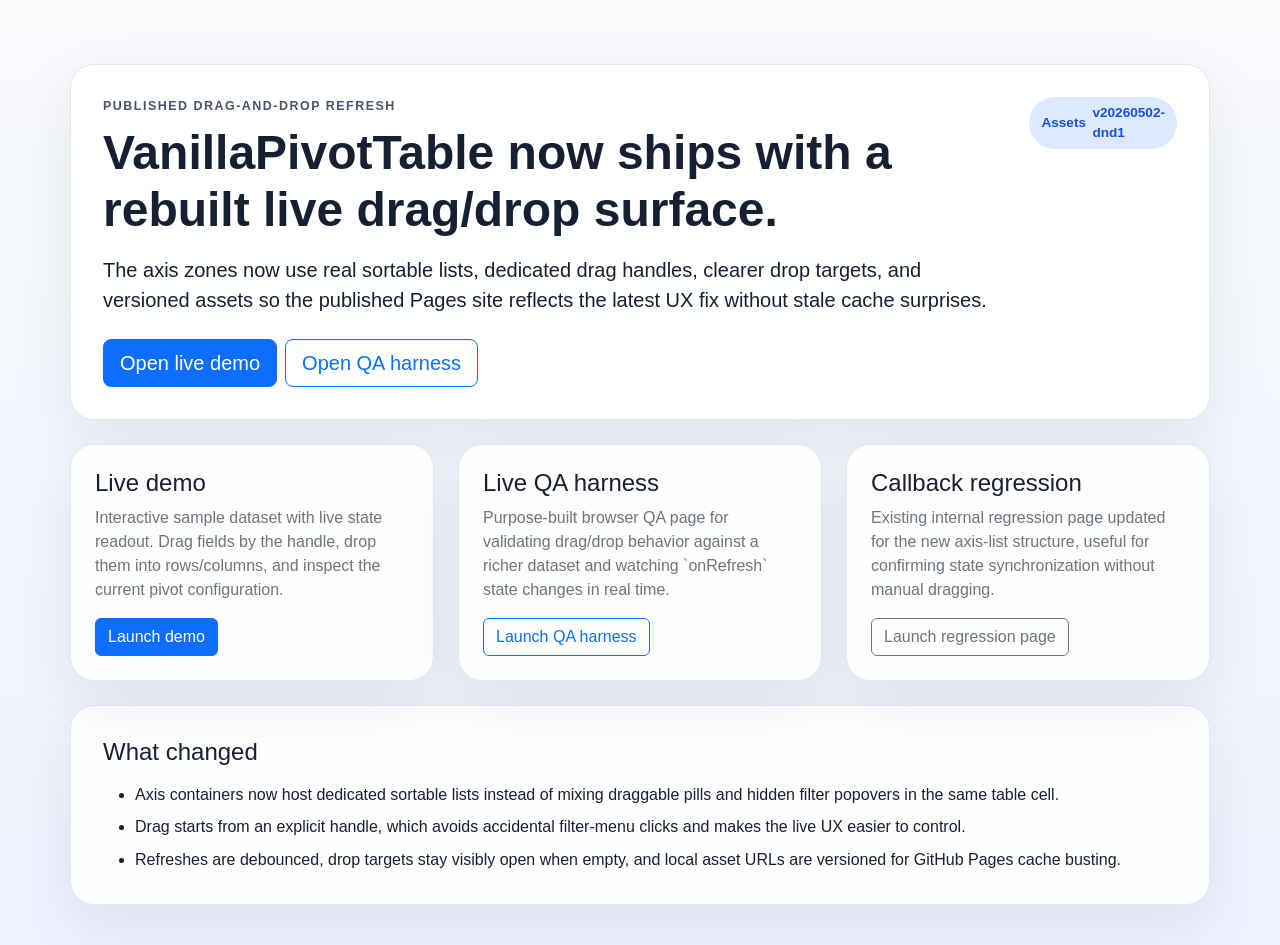
<file: index.html>
<!DOCTYPE html>
<html lang="en">
<head>
    <meta charset="UTF-8">
    <meta name="viewport" content="width=device-width, initial-scale=1.0">
    <title>VanillaPivotTable Drag-and-Drop Refresh</title>
    <link rel="icon" href="data:,">
    <link href="https://cdn.jsdelivr.net/npm/bootstrap@5.3.3/dist/css/bootstrap.min.css" rel="stylesheet">
    <style>
        :root {
            color-scheme: light;
        }

        body {
            background: linear-gradient(180deg, #f8fafc 0%, #eef2ff 100%);
            color: #172033;
            font-family: Inter, "Segoe UI", sans-serif;
        }

        .hero {
            padding: 4rem 0 2.5rem;
        }

        .hero-card,
        .nav-card {
            background: rgba(255, 255, 255, 0.9);
            border: 1px solid rgba(148, 163, 184, 0.25);
            border-radius: 24px;
            box-shadow: 0 20px 60px rgba(15, 23, 42, 0.08);
        }

        .hero-card {
            padding: 2rem;
        }

        .nav-card {
            height: 100%;
            padding: 1.5rem;
        }

        .badge-soft {
            display: inline-flex;
            align-items: center;
            gap: 0.4rem;
            padding: 0.35rem 0.75rem;
            border-radius: 999px;
            background: #dbeafe;
            color: #1d4ed8;
            font-size: 0.85rem;
            font-weight: 700;
        }

        .eyebrow {
            text-transform: uppercase;
            letter-spacing: 0.12em;
            font-size: 0.78rem;
            font-weight: 700;
            color: #475569;
        }

        .summary-list li + li {
            margin-top: 0.55rem;
        }
    </style>
</head>
<body>
    <main class="container hero">
        <section class="hero-card mb-4">
            <div class="d-flex flex-column flex-lg-row justify-content-between gap-4">
                <div>
                    <p class="eyebrow mb-2">Published drag-and-drop refresh</p>
                    <h1 class="display-5 fw-bold mb-3">VanillaPivotTable now ships with a rebuilt live drag/drop surface.</h1>
                    <p class="lead mb-4">
                        The axis zones now use real sortable lists, dedicated drag handles, clearer drop targets, and versioned assets so the published Pages site reflects the latest UX fix without stale cache surprises.
                    </p>
                    <div class="d-flex flex-wrap gap-2">
                        <a class="btn btn-primary btn-lg" data-versioned-href="test.html" href="test.html">Open live demo</a>
                        <a class="btn btn-outline-primary btn-lg" data-versioned-href="tests/dragdrop-live.html" href="tests/dragdrop-live.html">Open QA harness</a>
                    </div>
                </div>
                <div class="align-self-start">
                    <span class="badge-soft">Assets <span data-version-label>v20260502-dnd1</span></span>
                </div>
            </div>
        </section>

        <section class="row g-4">
            <div class="col-lg-4">
                <article class="nav-card">
                    <h2 class="h4">Live demo</h2>
                    <p class="text-secondary">Interactive sample dataset with live state readout. Drag fields by the handle, drop them into rows/columns, and inspect the current pivot configuration.</p>
                    <a class="btn btn-primary" data-versioned-href="test.html" href="test.html">Launch demo</a>
                </article>
            </div>
            <div class="col-lg-4">
                <article class="nav-card">
                    <h2 class="h4">Live QA harness</h2>
                    <p class="text-secondary">Purpose-built browser QA page for validating drag/drop behavior against a richer dataset and watching `onRefresh` state changes in real time.</p>
                    <a class="btn btn-outline-primary" data-versioned-href="tests/dragdrop-live.html" href="tests/dragdrop-live.html">Launch QA harness</a>
                </article>
            </div>
            <div class="col-lg-4">
                <article class="nav-card">
                    <h2 class="h4">Callback regression</h2>
                    <p class="text-secondary">Existing internal regression page updated for the new axis-list structure, useful for confirming state synchronization without manual dragging.</p>
                    <a class="btn btn-outline-secondary" data-versioned-href="tests/dragdrop-regression.html" href="tests/dragdrop-regression.html">Launch regression page</a>
                </article>
            </div>
        </section>

        <section class="hero-card mt-4">
            <h2 class="h4 mb-3">What changed</h2>
            <ul class="summary-list mb-0">
                <li>Axis containers now host dedicated sortable lists instead of mixing draggable pills and hidden filter popovers in the same table cell.</li>
                <li>Drag starts from an explicit handle, which avoids accidental filter-menu clicks and makes the live UX easier to control.</li>
                <li>Refreshes are debounced, drop targets stay visibly open when empty, and local asset URLs are versioned for GitHub Pages cache busting.</li>
            </ul>
        </section>
    </main>

    <script>
        const ASSET_VERSION = "20260502-dnd1";
        document.querySelectorAll("[data-versioned-href]").forEach((link) => {
            const url = new URL(link.getAttribute("href"), window.location.href);
            url.searchParams.set("v", ASSET_VERSION);
            link.href = url.toString();
        });
        document.querySelectorAll("[data-version-label]").forEach((node) => {
            node.textContent = `v${ASSET_VERSION}`;
        });
    </script>
</body>
</html>
</file>
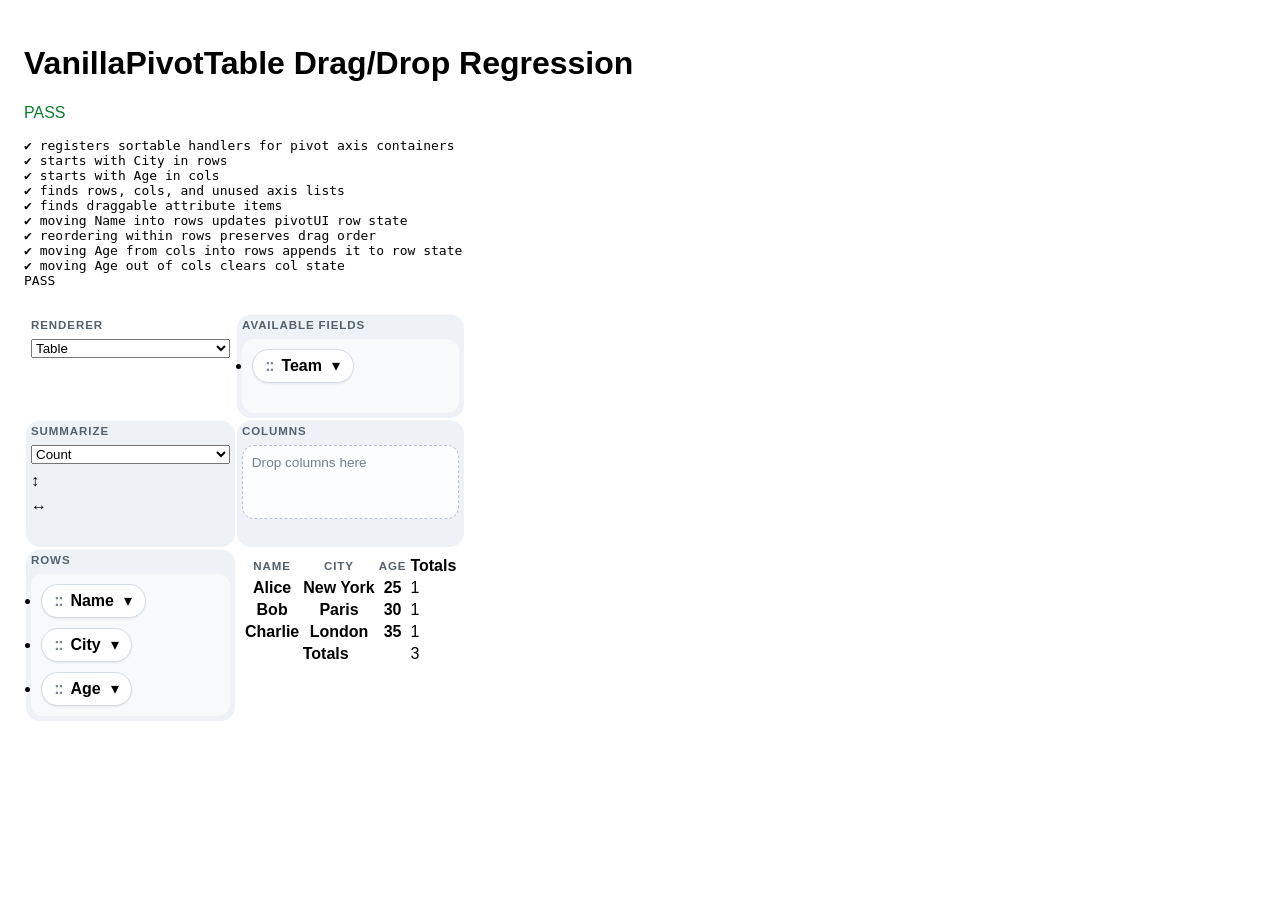
<file: tests/dragdrop-regression.html>
<!DOCTYPE html>
<html lang="en">
<head>
  <meta charset="UTF-8" />
  <meta name="viewport" content="width=device-width, initial-scale=1.0" />
  <title>VanillaPivotTable Drag/Drop Regression</title>
  <link rel="icon" href="data:,">
  <link rel="stylesheet" type="text/css" href="https://pivottable.js.org/dist/pivot.css">
  <link rel="stylesheet" type="text/css" href="../vanillapivottable.css?v=20260502-dnd1">
  <style>
    body { font-family: sans-serif; padding: 16px; }
    .pass { color: #0a7f2e; }
    .fail { color: #b42318; }
    #output { margin-top: 24px; }
  </style>
</head>
<body>
  <h1>VanillaPivotTable Drag/Drop Regression</h1>
  <p id="status">PENDING</p>
  <pre id="results"></pre>
  <div id="output"></div>

  <script>
    window.Sortable = {
      instances: [],
      create(container, opts) {
        const instance = { container, opts };
        container.__sortableInstance = instance;
        this.instances.push(instance);
        return instance;
      }
    };
  </script>
  <script src="../pivottable.js?v=20260502-dnd1"></script>
  <script>
    const status = document.getElementById('status');
    const results = document.getElementById('results');
    const output = document.getElementById('output');

    function log(message) {
      results.textContent += message + "\n";
    }

    function assert(condition, message) {
      if (!condition) {
        throw new Error(message);
      }
      log("✔ " + message);
    }

    function wait(ms) {
      return new Promise(resolve => setTimeout(resolve, ms));
    }

    function options() {
      return JSON.parse(output.dataset.pivotUIOptions || '{}');
    }

    function attrItem(name) {
      const span = output.querySelector(`span.pvtAttr[data-attr-name="${name}"]`);
      return span ? span.closest('li') : null;
    }

    function attrNames(containerSelector) {
      return Array.from(output.querySelectorAll(`${containerSelector} li span.pvtAttr`)).map(node => node.dataset.attrName);
    }

    async function run() {
      const data = [
        { Name: 'Alice', Age: 25, City: 'New York', Team: 'Blue' },
        { Name: 'Bob', Age: 30, City: 'Paris', Team: 'Red' },
        { Name: 'Charlie', Age: 35, City: 'London', Team: 'Blue' }
      ];

      window.pivotUI(output, data, {
        rows: ['City'],
        cols: ['Age'],
        rendererName: 'Table',
        showUI: true
      });

      await wait(50);

      assert(window.Sortable.instances.length >= 3, 'registers sortable handlers for pivot axis containers');
      assert(JSON.stringify(options().rows) === JSON.stringify(['City']), 'starts with City in rows');
      assert(JSON.stringify(options().cols) === JSON.stringify(['Age']), 'starts with Age in cols');

      const rows = output.querySelector('.pvtRows .pvtAxisList');
      const cols = output.querySelector('.pvtCols .pvtAxisList');
      const unused = output.querySelector('.pvtUnused .pvtAxisList');
      const nameItem = attrItem('Name');
      const ageItem = attrItem('Age');

      assert(rows && cols && unused, 'finds rows, cols, and unused axis lists');
      assert(nameItem && ageItem, 'finds draggable attribute items');

      rows.appendChild(nameItem);
      rows.__sortableInstance.opts.onEnd({ item: nameItem, to: rows, from: unused });
      await wait(50);
      assert(JSON.stringify(options().rows) === JSON.stringify(['City', 'Name']), 'moving Name into rows updates pivotUI row state');

      rows.insertBefore(nameItem, rows.firstElementChild);
      rows.__sortableInstance.opts.onEnd({ item: nameItem, to: rows, from: rows });
      await wait(50);
      assert(JSON.stringify(options().rows) === JSON.stringify(['Name', 'City']), 'reordering within rows preserves drag order');

      rows.appendChild(ageItem);
      rows.__sortableInstance.opts.onEnd({ item: ageItem, to: rows, from: cols });
      await wait(50);
      assert(JSON.stringify(options().rows) === JSON.stringify(['Name', 'City', 'Age']), 'moving Age from cols into rows appends it to row state');
      assert(JSON.stringify(options().cols) === JSON.stringify([]), 'moving Age out of cols clears col state');

      status.textContent = 'PASS';
      status.className = 'pass';
      document.body.dataset.testStatus = 'pass';
      log('PASS');
    }

    run().catch((error) => {
      status.textContent = 'FAIL';
      status.className = 'fail';
      document.body.dataset.testStatus = 'fail';
      log('FAIL: ' + error.message);
      console.error(error);
    });
  </script>
</body>
</html>
</file>
<file: vanillapivottable.css>
.pvtUi .pvtUiCell {
  vertical-align: top;
}

.pvtControlStack,
.pvtAxisShell {
  display: flex;
  flex-direction: column;
  gap: 0.5rem;
}

.pvtControlLabel,
.pvtAxisLabel {
  font-size: 0.72rem;
  font-weight: 700;
  letter-spacing: 0.08em;
  text-transform: uppercase;
  color: #55606d;
}

.pvtAxisContainer,
.pvtVals {
  border-radius: 14px;
  border-color: #c8d0da;
  background: #eef2f7;
  box-shadow: inset 0 1px 0 rgba(255, 255, 255, 0.6);
}

.pvtAxisList {
  margin: 0;
  padding: 0.55rem;
  min-height: 3.4rem;
  display: flex;
  flex-wrap: wrap;
  align-content: flex-start;
  gap: 0.6rem;
  border: 1px dashed transparent;
  border-radius: 12px;
  background: rgba(255, 255, 255, 0.6);
  transition: border-color 0.15s ease, background-color 0.15s ease, box-shadow 0.15s ease;
}

.pvtRows .pvtAxisList {
  flex-direction: column;
  flex-wrap: nowrap;
}

.pvtAxisList.pvtAxisListEmpty {
  border-color: #b6c2cf;
  background: rgba(255, 255, 255, 0.82);
}

.pvtAxisList.pvtAxisListEmpty::before {
  content: attr(data-empty-text);
  font-size: 0.85rem;
  color: #738091;
}

.pvtDragging .pvtAxisList,
.pvtAxisList:hover {
  border-color: #6ea8fe;
  background: rgba(255, 255, 255, 0.92);
}

.pvtAxisContainer li {
  margin: 0;
  padding: 0;
}

.pvtAxisContainer li span.pvtAttr {
  display: inline-flex;
  align-items: center;
  gap: 0.5rem;
  padding: 0.42rem 0.78rem;
  border-radius: 999px;
  border: 1px solid #d5dce4;
  background: #fff;
  box-shadow: 0 1px 2px rgba(15, 23, 42, 0.08);
}

.pvtDragHandle {
  cursor: grab;
  color: #7c8794;
  font-weight: 700;
  letter-spacing: -0.08em;
  user-select: none;
}

.pvtDragItemDragging .pvtDragHandle,
.pvtDragItemChosen .pvtDragHandle,
.pvtDragHandle:active {
  cursor: grabbing;
}

.pvtAttrText {
  font-weight: 600;
}

.pvtTriangle {
  margin-left: 0.15rem;
}

.pvtAxisContainer li.pvtPlaceholder {
  min-width: 9rem;
  min-height: 2.5rem;
  border: 1px dashed #6ea8fe;
  background: rgba(110, 168, 254, 0.12);
}
</file>
